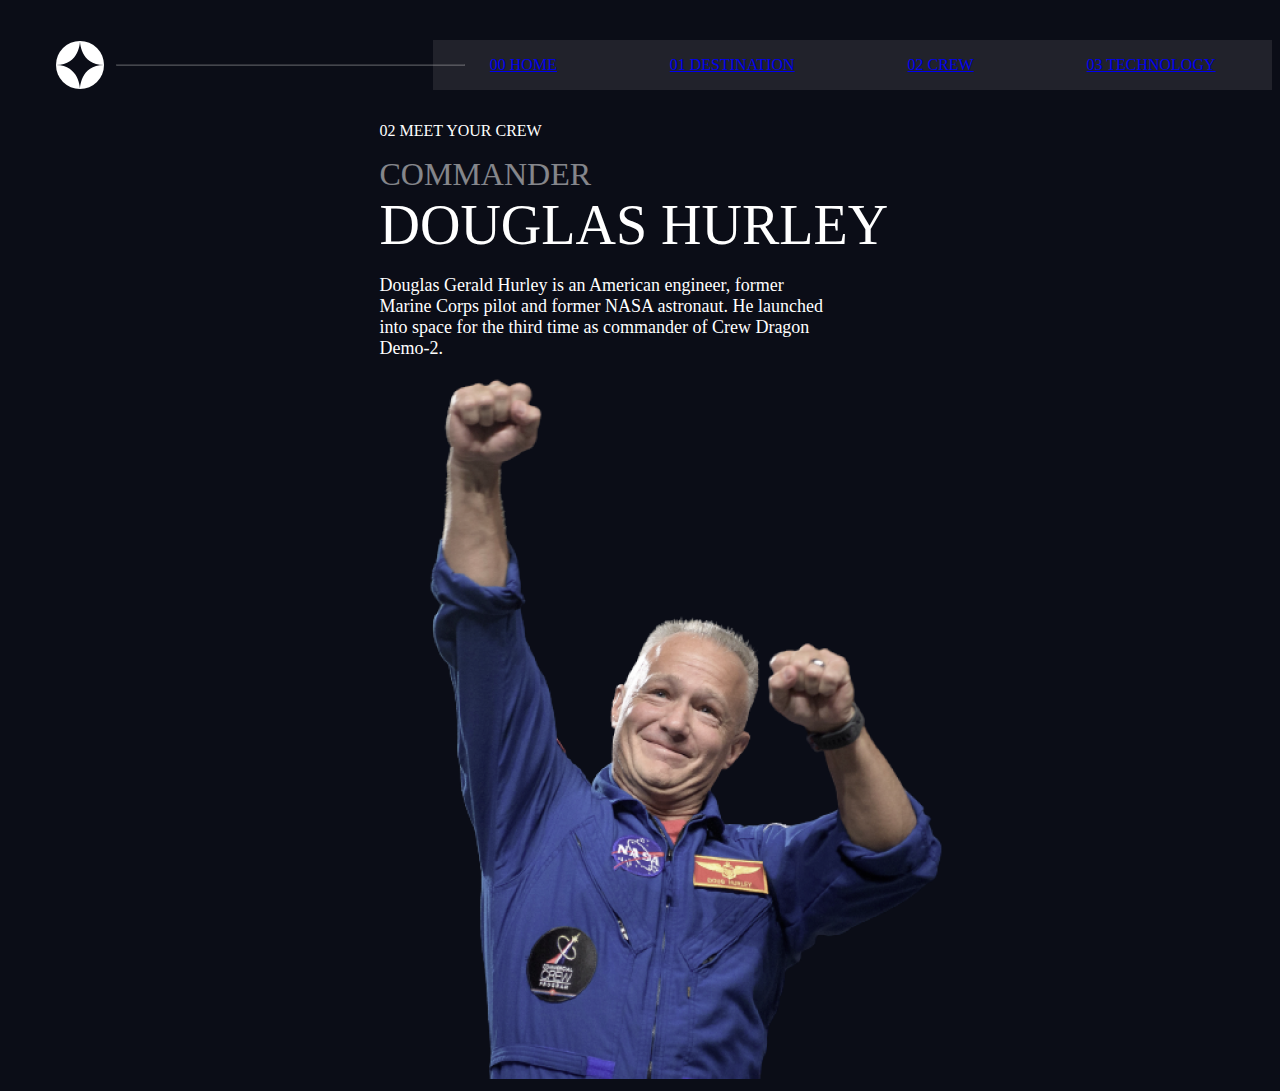
<file: crew.html>
<!DOCTYPE html>
<html lang="en">
  <head>
    <meta charset="UTF-8" />
    <meta name="viewport" content="width=device-width, initial-scale=1.0" />
    <title>Crew page</title>
    <link rel="stylesheet" href="crew.css" />
  </head>
  <body>
    <div class="crew-container">
      <nav class="navbar-container">
        <img src="images/Group 2 (1).svg" alt="logo" />
        <div class="line-navbar">
          <hr />
          <ul class="navbar-links">
            <li><a href="index.html">00 HOME</a></li>
            <li><a href="moon.html">01 DESTINATION</a></li>
            <li><a href="crew.html">02 CREW</a></li>
            <li><a href="tech.html">03 TECHNOLOGY</a></li>
          </ul>
        </div>
        <!--hamburger-->
        <button type="button" class="hamburger">
          <span></span><span></span><span></span>
        </button>
      </nav>

      <div class="major-content">
        <div class="mini-content">
          <p class="meet">02 MEET YOUR CREW</p>
          <div class="solution">
            <div class="minor-content">
              <p class="commander">COMMANDER</p>
              <p class="commander-name">DOUGLAS HURLEY</p>
              <p class="wordings">
                Douglas Gerald Hurley is an American engineer, former Marine
                Corps pilot and former NASA astronaut. He launched into space
                for the third time as commander of Crew Dragon Demo-2.
              </p>
            </div>

            <div class="commander-image">
              <img
                src="images/image-removebg-preview(289).png"
                alt="logo"
                class="image"
              />
            </div>
          </div>
        </div>
      </div>
    </div>
  </body>
</html>
</file>
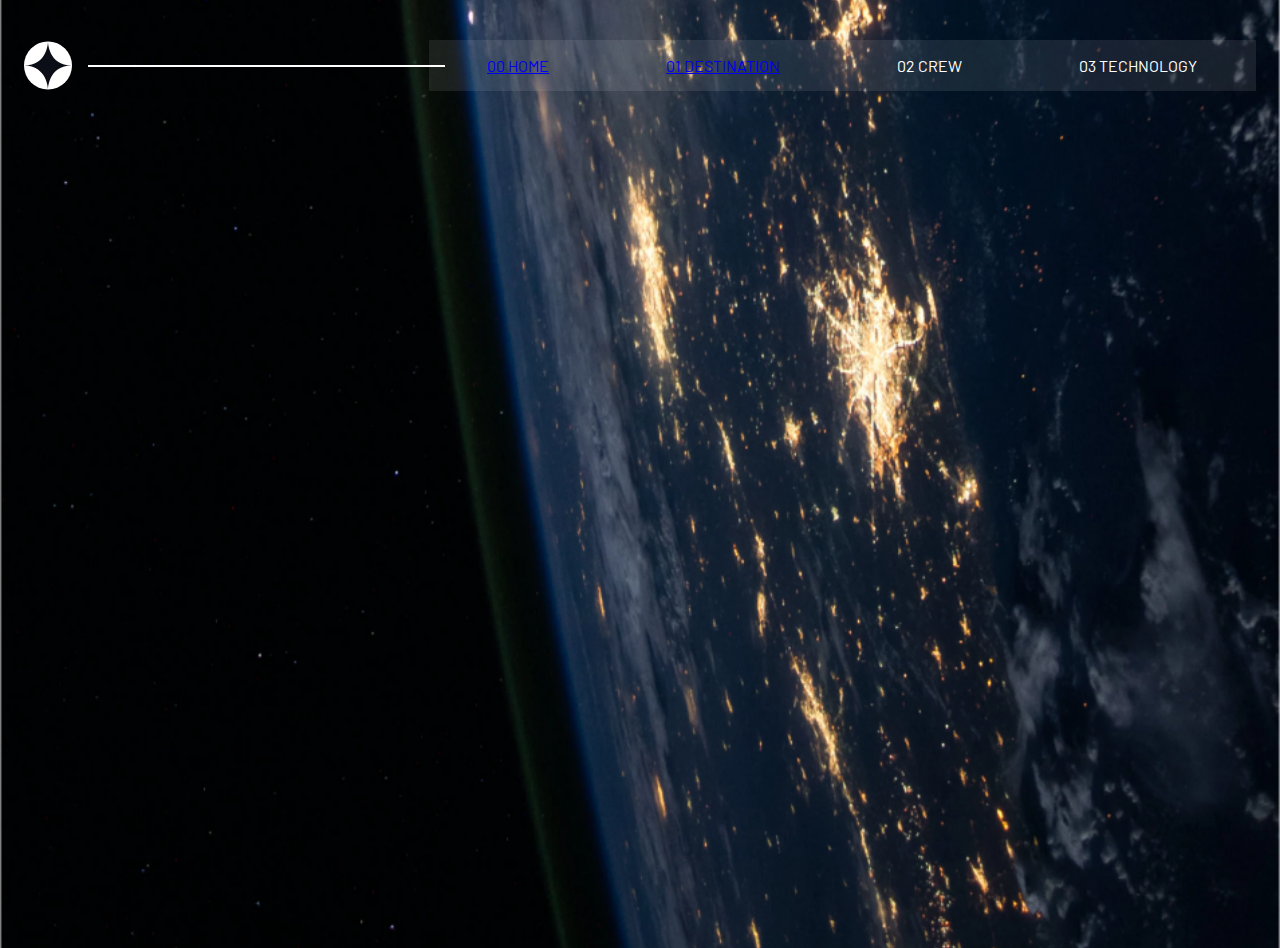
<file: homepage.html>
<!DOCTYPE html>
<html lang="en">
  <head>
    <meta charset="UTF-8" />
    <meta name="viewport" content="width=device-width, initial-scale=1.0" />
    <title>Home Page</title>
    <link rel="stylesheet" href="homepage.css" />
    <link rel="preconnect" href="https://fonts.googleapis.com" />
    <link rel="preconnect" href="https://fonts.gstatic.com" crossorigin />
    <link
      href="https://fonts.googleapis.com/css2?family=Barlow&display=swap"
      rel="stylesheet"
    />
  </head>

  <body class="homepage-container">
    <!-- <div class="nav-div">
      <img src="images/Group 2 (1).svg" />
      <div class="navbar-line">
        <hr />
        <nav class="navbar">
          <ul>
            <li><strong>00</strong> HOME</li>
            <li><strong>01</strong> DESTINATION</li>
            <li><strong>02</strong> CREW</li>
            <li><strong>03</strong> TECHNOLOGY</li>
          </ul>
        </nav>
      </div>
    </div>

    <div class="content">
      <div class="text">
        <p
          style="
            font-family: 'Lucida Sans', 'Lucida Sans Regular', 'Lucida Grande',
              'Lucida Sans Unicode', Geneva, Verdana, sans-serif;
            font-size: 28px;
            font-weight: 400;
            color: #d0d6f9;
          "
        >
          SO, YOU WANT TO TRAVEL TO
        </p>

        <p
          style="
            font-family: 'Times New Roman', Times, serif;
            font-size: 150px;
            font-weight: 400;
            width: 445px;
            height: 172px;
            margin-top: -10px;
          "
        >
          SPACE
        </p>

        <p
          style="
            width: 444px;
            height: 128px;
            margin-top: -120px;
            font-size: 18px;
            font-weight: 400;
            font-family: barlow;
            color: #d0d6f9;
          "
        >
          Let’s face it; if you want to go to space, you might as well genuinely
          go to outer space and not hover kind of on the edge of it. Well sit
          back, and relax because we’ll give you a truly out of this world
          experience!
        </p>
      </div>

      <button>EXPLORE</button>
    </div> -->

    <nav class="nav-container">
      <img src="images/Group 2 (1).svg" alt="logo" class="nav-logo" />
      <div class="nav-links-container">
        <hr />
        <ul class="nav-links-item">
          <li class="nav-link">
            <a href="/homepage.html">00 HOME</a>
          </li>
          <li class="nav-link">
            <a href="moon.html">01 DESTINATION</a>
          </li>
          <li class="nav-link">02 CREW</li>
          <li class="nav-link">03 TECHNOLOGY</li>
        </ul>
      </div>
      <!-- HAMBURGER -->
      <button type="button" class="hamburger">
        <span></span>
        <span></span>
        <span></span>
      </button>
    </nav>

    <div class=""></div>
  </body>
</html>
</file>
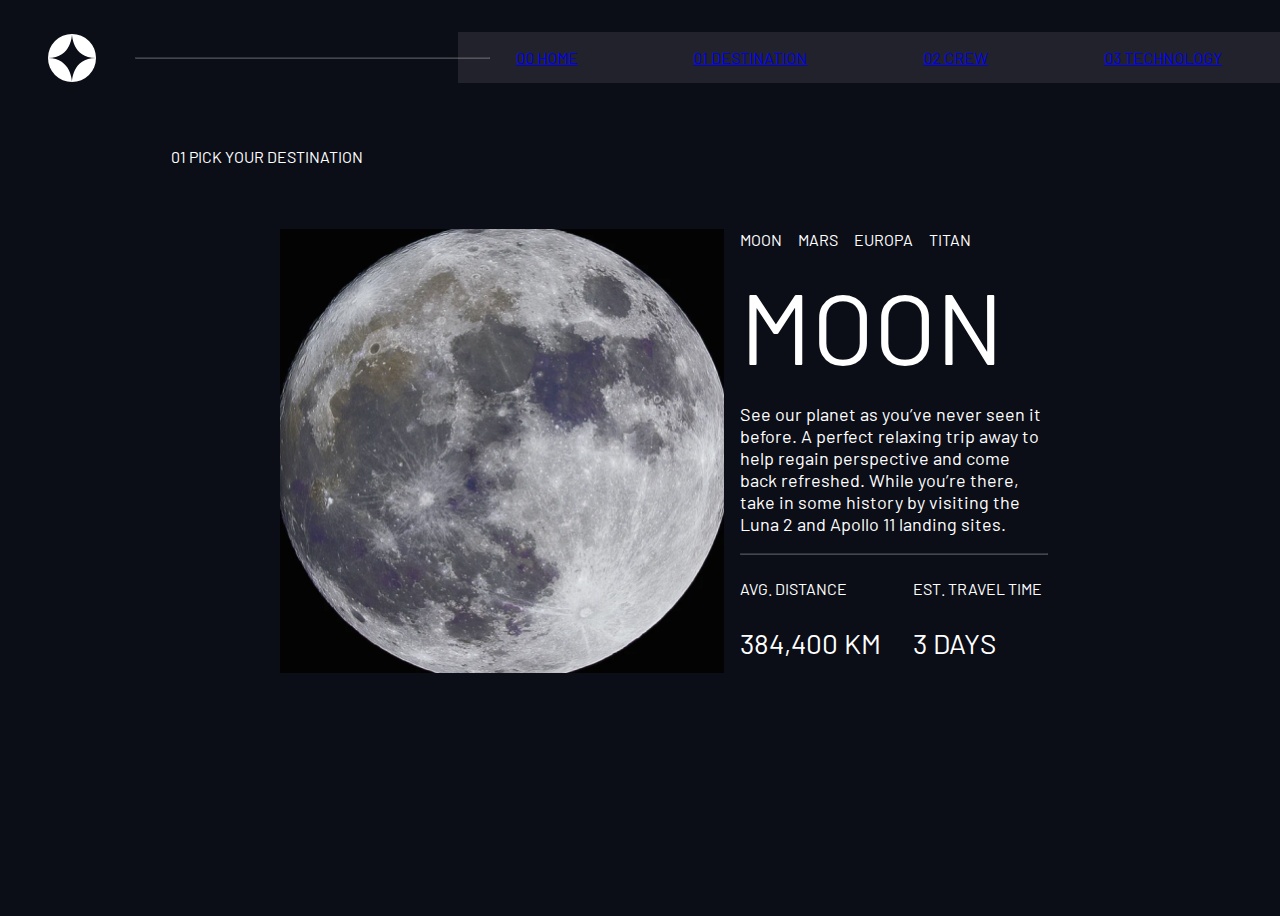
<file: moon.html>
<!DOCTYPE html>
<html lang="en">
  <head>
    <meta charset="UTF-8" />
    <meta name="viewport" content="width=device-width, initial-scale=1.0" />
    <title>moon page</title>
    <link rel="stylesheet" href="moon.css" />
    <link
      href="https://fonts.googleapis.com/css2?family=Barlow&display=swap"
      rel="stylesheet"
    />
  </head>
  <body>
    <div class="moonpage-container">
      <nav class="nav-container">
        <img src="images/Group 2 (1).svg" alt="logo" class="nav-logo" />
        <div class="nav-links-container">
          <hr />
          <ul class="nav-links-item">
            <li class="nav-link">
              <a href="index.html">00 HOME</a>
            </li>
            <li class="nav-link">
              <a href="moon.html">01 DESTINATION</a>
            </li>
            <li><a href="crew.html">02 CREW</a></li>
            <li class="nav-link">
              <a href="tech.html">03 TECHNOLOGY</a>
            </li>
          </ul>
        </div>
        <!--hamburger-->
        <button type="button" class="hamburger">
          <span></span>
          <span></span>
          <span></span>
        </button>
      </nav>

      <div class="major-content">
        <p>01 PICK YOUR DESTINATION</p>
        <div class="image-content-container">
          <img src="images/Moon.png" alt="moon" class="moon" />
          <div class="minor-content">
            <ul class="planet-nav">
              <li>MOON</li>
              <li>MARS</li>
              <li>EUROPA</li>
              <li>TITAN</li>
            </ul>
            <p class="moon-word">MOON</p>
            <p class="wordings">
              See our planet as you’ve never seen it before. A perfect relaxing
              trip away to help regain perspective and come back refreshed.
              While you’re there, take in some history by visiting the Luna 2
              and Apollo 11 landing sites.
            </p>
            <hr />
            <div class="distance-travel-time">
              <div>
                <p>AVG. DISTANCE</p>
                <p class="number">384,400 KM</p>
              </div>
              <div>
                <p>EST. TRAVEL TIME</p>
                <p class="number">3 DAYS</p>
              </div>
            </div>
          </div>
        </div>
      </div>
    </div>
  </body>
</html>
</file>
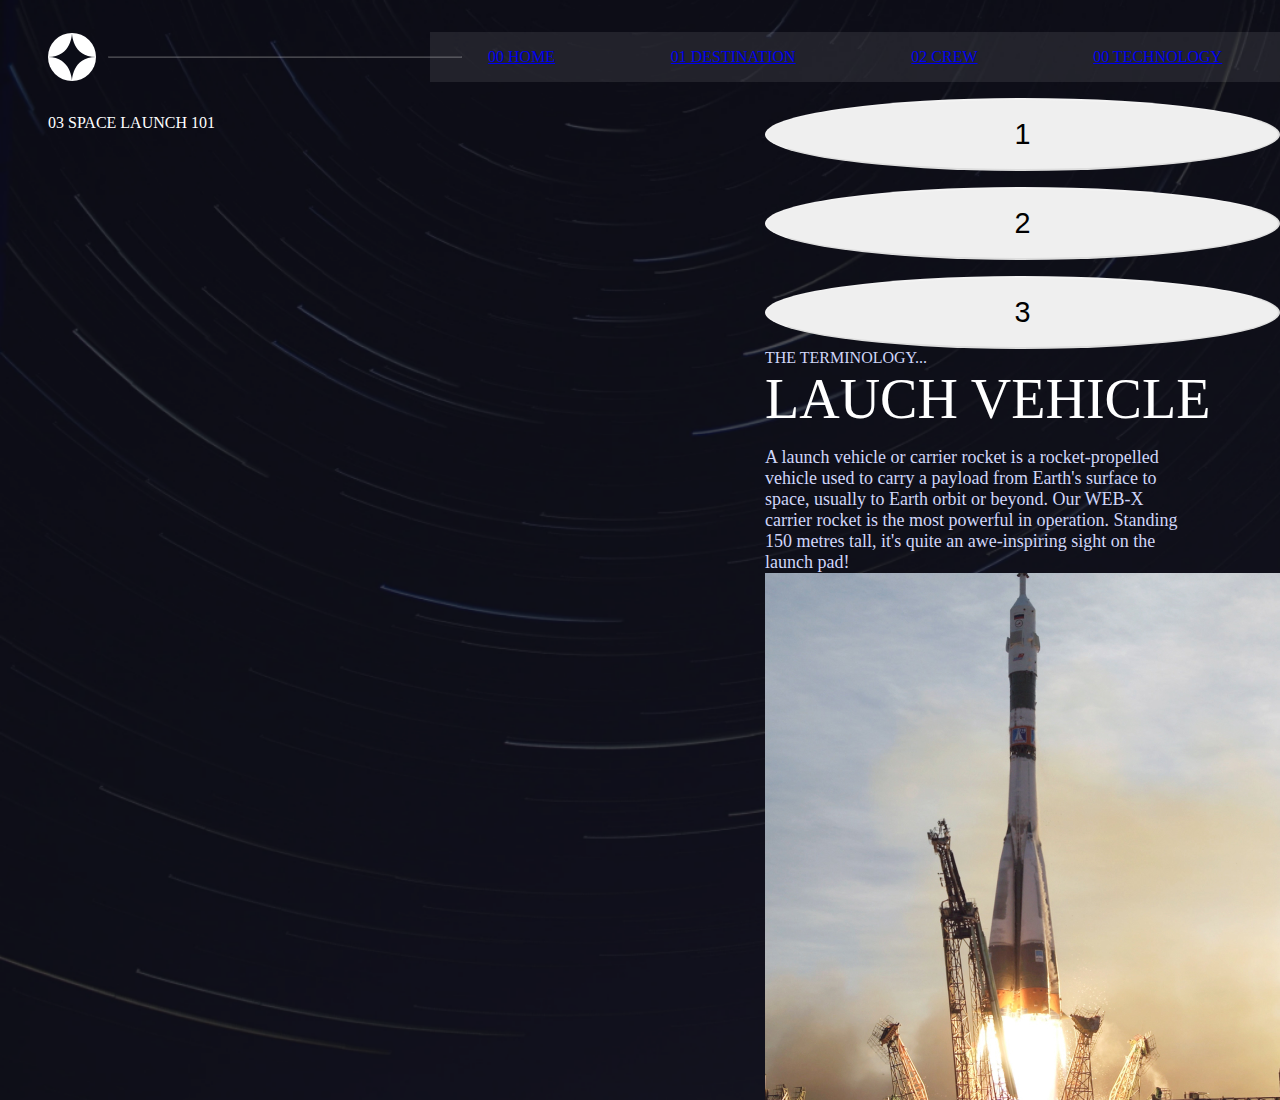
<file: tech.html>
<!DOCTYPE html>
<html lang="en">
  <head>
    <meta charset="UTF-8" />
    <meta name="viewport" content="width=device-width, initial-scale=1.0" />
    <title>Tech page</title>
    <link rel="stylesheet" href="tech.css" />
  </head>
  <body>
    <div class="tech-container">
      <nav class="navbar-container">
        <img src="images/Group 2 (1).svg" alt="logo" />
        <div class="line-navbar">
          <hr />
          <ul class="nav-links-container">
            <li><a href="index.html">00 HOME</a></li>
            <li><a href="index.html">01 DESTINATION</a></li>
            <li><a href="index.html">02 CREW</a></li>
            <li><a href="index.html">00 TECHNOLOGY</a></li>
          </ul>
        </div>
      </nav>

      <div class="major-content">
        <p>03 SPACE LAUNCH 101</p>
        <div class="buton-wordings-image-div">
          <div class="button">
            <button>1</button>
            <button>2</button>
            <button>3</button>
          </div>

          <div class="wordings">
            <p class="terminology">THE TERMINOLOGY...</p>
            <p class="launch">LAUCH VEHICLE</p>
            <p class="launch-story">
              A launch vehicle or carrier rocket is a rocket-propelled vehicle
              used to carry a payload from Earth's surface to space, usually to
              Earth orbit or beyond. Our WEB-X carrier rocket is the most
              powerful in operation. Standing 150 metres tall, it's quite an
              awe-inspiring sight on the launch pad!
            </p>
          </div>

          <div class="image">
            <img src="images/Bitmap (1).jpg" alt="logo" />
          </div>
        </div>
      </div>
    </div>
  </body>
</html>
</file>
<file: crew.css>
body {
  color: white;
  background-color: #0b0d17;
}
.crew-container {
  display: flex;
  flex-direction: column;
  min-height: 100vh;
  padding: 1rem 0 0 3rem;
}
.navbar-container {
  display: flex;
  justify-content: space-between;
  align-items: center;
}
.line-navbar {
  display: flex;
  flex-direction: row;
  justify-content: space-between;
  align-items: center;
  flex: 1;
}
.line-navbar hr {
  flex: 0.29;
  margin-right: -2rem;
  align-self: center;
  opacity: 25.15%;
}
.navbar-links {
  display: flex;
  justify-content: space-around;
  background-color: rgba(255, 255, 255, 0.09);
  list-style-type: none;
  flex: 0.7;
  padding: 1rem 0;
}
.hamburger {
  display: none;
  flex-direction: column;
  width: 100%;
  max-width: 3rem;
  gap: 0.5rem;
  background: none;
  outline: none;
  border: none;
  appearance: none;
  cursor: pointer;
}
.hamburger span {
  width: 100%;
  border: 1px solid white;
}
.major-content {
  flex: 1;
  /* border: 1px solid red; */
  display: flex;
  align-items: center;
  justify-content: space-around;
}
.mini-content {
  display: flex;
  flex-direction: column;
  justify-content: space-between;
  /* border: 1px solid gold; */
  min-height: 50vh;
}
.minor-content {
  /* border: 1px solid blueviolet; */
  display: flex;
  flex-direction: column;
  justify-content: flex-end;
}
.MEET {
  /* border: 1px solid rosybrown; */
  font-size: 28px;
}
.commander {
  font-size: 2rem;
  opacity: 50.15%;
  margin: 0;
}
.commander-name {
  font-size: 56px;
  margin: 0;
}
.wordings {
  /* border: 1px solid blueviolet; */
  font-size: 18px;
  max-width: 27.75rem;
}
.commander-image {
  align-self: flex-end;
}

@media screen and (max-width: 1024px) {
  .line-navbar hr {
    opacity: 0;
  }
  .major-content {
    flex-direction: column;
  }
  .crew-container {
    padding: 0;
  }
  .mini-content {
    justify-content: center;
    align-items: center;
    min-height: 0;
  }
  .minor-content {
    justify-content: center;
    align-items: center;
  }
  .commander {
    font-size: 24px;
  }
  .commander-name {
    font-size: 40px;
  }
  .wordings {
    font-size: 1rem;
    text-align: center;
  }
  .commander-image {
    align-self: center;
  }
}

@media screen and (max-width: 768px) {
  .crew-container {
    margin: 0;
    min-height: 85vh;
  }
  .navbar-container {
    align-items: center;
    justify-content: center;
  }
  .hamburger {
    display: flex;
  }
  .hamburger span {
    display: block;
  }
  .line-navbar {
    opacity: 0;
  }

  .major-content {
    justify-content: center;
  }
  .meet {
    font-size: 1rem;
  }
  .solution {
    display: flex;
    flex-direction: column-reverse;
  }
  .commander {
    font-size: 1rem;
  }
  .commander-name {
    font-size: 24px;
  }
  .wordings {
    max-width: 20.5rem;
  }
  .commander-image {
    border-bottom: 1px solid rgba(255, 255, 255, 0.3);
  }
  .image {
    max-width: 20.5rem;
    max-height: 14rem;
    margin-bottom: -5px;
  }
}
</file>
<file: homepage.css>
.homepage-container {
  color: white;
  font-family: "Barlow", sans-serif;
  background-image: url("images/Bitmap.png");
  background-size: cover;
  background-repeat: no-repeat;
  background-position: center;
  min-height: 100vh;
  padding: 1rem;
}
.nav-container {
  display: flex;
  flex-direction: row;
  align-items: stretch;
  justify-content: space-between;
  width: 100%;
  min-height: 3rem;
  gap: 1rem;
}
.nav-links-container {
  display: flex;
  flex-direction: row;
  align-items: stretch;
  justify-content: space-between;
  gap: 1rem;
  flex: 1;
}
.nav-links-container hr {
  border: 1px solid white;
  align-self: center;
  flex: 0.3;
  margin-right: -2rem;
}
.nav-links-item {
  display: flex;
  flex-direction: row;
  align-items: stretch;
  flex: 0.7;
  padding: 1rem 0;
  align-items: center;
  justify-content: space-around;
  list-style-type: none;
  max-width: 830px;
  background-color: rgba(255, 255, 255, 0.09);
}

.hamburger {
  display: none;
  flex-direction: column;
  gap: 0.5rem;
  width: 100%;
  max-width: 3rem;
  background: none;
  outline: none;
  appearance: none;
  border: none;
  cursor: pointer;
}

.hamburger span {
  width: 100%;
  border: 1px solid white;
}

@media screen and (max-width: 768px) {
  .nav-container {
    align-items: center;
  }
  .nav-links-container {
    display: none;
  }

  .hamburger {
    display: flex;
  }
  .hamburger span {
    display: block;
  }
}
</file>
<file: moon.css>
body {
  padding: 0;
  margin: 0;
  background-color: #0b0d17;
  box-sizing: border-box;
}
.moonpage-container {
  color: white;
  font-family: "Barlow", sans-serif;
  min-height: 100vh;
  padding: 1rem 0 0 3rem;
}
.nav-container {
  /* border: 1px solid red; */
  display: flex;
  flex-direction: row;
  align-items: center;
  justify-content: space-between;
  width: 100%;
  min-height: 3rem;
  gap: 1rem;
}
.nav-links-container {
  display: flex;
  flex-direction: row;
  align-items: stretch;
  justify-content: space-between;
  flex: 0.98;
  /* gap: 1rem; */
}
.nav-links-container hr {
  align-self: center;
  flex: 0.3;
  opacity: 25%;
  margin-right: -2rem;
}
.nav-links-item {
  display: flex;
  flex-direction: row;
  align-items: stretch;
  justify-content: space-around;
  list-style-type: none;
  padding: 1rem 0;
  flex: 0.7;
  background-color: rgba(255, 255, 255, 0.09);
}
.hamburger {
  display: none;
  flex-direction: column;
  gap: 0.5rem;
  width: 100%;
  max-width: 3rem;
  background: none;
  outline: none;
  appearance: none;
  border: none;
  cursor: pointer;
}

.hamburger span {
  width: 100%;
  border: 1px solid white;
}

.major-content {
  width: 100%;
  max-width: 80%;
  margin: 3rem auto;
  /* border: 1px solid yellow; */
}
.image-content-container {
  display: flex;
  justify-content: space-between;
  align-items: center;
  gap: 1rem;
  flex-wrap: wrap;
  /* border: 1px solid violet; */
  width: 100%;
  max-width: 78%;
  margin: 3rem auto;
}

.moon {
  width: 100%;
  max-width: 27.8rem;
  margin: auto;
}
.minor-content {
  /* border: 1px solid blue; */
  width: 100%;
  margin: auto;
  max-width: 27.8rem;
}
.moon-word {
  /* border: 1px solid blue; */
  width: 100%;
  margin: 0;
  font-size: 6.25rem;
}
.planet-nav {
  /* border: 1px solid green; */
  display: flex;
  flex-direction: row;
  list-style-type: none;
  width: 100%;
  max-width: 17.8rem;
  gap: 1rem;
  padding: 0;
}

/* .planet-nav li {
  border: 1px solid red;
} */
.wordings {
  /* border: 1px solid gold; */
  width: 100%;
  max-width: 27.75rem;
  font-size: 18px;
}
.minor-content hr {
  opacity: 25.15%;
  align-self: center;
}
.distance-travel-time {
  display: flex;
  flex-direction: row;
  gap: 2rem;
}
.number {
  font-size: 28px;
}
@media screen and (max-width: 1515px) {
  .image-content-container {
    flex-wrap: nowrap;
  }
}

@media screen and (max-width: 1024px) {
  .nav-container {
    align-items: center;
  }
  .nav-links {
    font-size: 14px;
  }

  .image-content-container {
    flex-direction: column;
    align-items: center;
    max-width: 100%;
  }

  .planet-nav {
    align-items: center;
    justify-content: center;
    max-width: 100%;
  }

  .moon-word {
    font-size: 5rem;
  }
  .wordings {
    font-size: 1rem;
  }
  .moon {
    max-width: 18.75rem;
  }
  .minor-content {
    text-align: center;
  }

  .distance-travel-time {
    justify-content: space-around;
  }
}

@media screen and (max-width: 767px) {
  .moonpage-container {
    padding: 1rem 10px 0 10px;
  }

  .nav-links-container {
    display: none;
  }
  .moon {
    max-width: 150px;
  }

  .distance-travel-time {
    flex-direction: column;
    gap: 0.5rem;
  }
  .planet-nav {
    max-width: 100%;
  }
  .hamburger {
    display: flex;
  }
  .hamburger span {
    display: block;
  }
}
</file>
<file: tech.css>
body {
  background-color: #0b0d17;
  background-image: url(images/Bitmap\ 2.png);
  background-size: cover;
  color: white;
  margin: 0;
}
.tech-container {
  display: flex;
  flex-direction: column;
  justify-content: space-between;
  min-height: 100vh;
  padding: 1rem 0 0 3rem;
}

.navbar-container {
  display: flex;
  flex-direction: row;
  justify-content: space-between;
  align-content: center;
}
.line-navbar {
  display: flex;
  flex-direction: row;
  flex: 1;
}
.nav-links-container {
  display: flex;
  justify-content: space-around;
  align-items: stretch;
  flex: 0.7;
  padding: 1rem 0;
  list-style-type: none;
  background-color: rgba(255, 255, 255, 0.09);
}
.line-navbar hr {
  flex: 0.29;
  align-self: center;
  margin-right: -2rem;
  opacity: 25.15%;
}
.major-content {
  display: flex;
  justify-content: space-between;
}
.launch-number {
  font-size: 28px;
  margin: 0;
  padding-left: 5rem;
}
.buton-wordings {
  display: flex;
  align-items: center;
  max-width: 100%;
  gap: 3rem;
}
.image {
  display: flex;
  justify-items: flex-end;
}
.button {
  display: flex;
  flex-direction: column;
  /* justify-content: end; */
  gap: 1rem;
}
.button button {
  padding: 18px 25px;
  border-radius: 100%;
  border-color: rgba(255, 255, 255, 0.25);
  font-size: 1.8rem;
}
.spec-but {
  background-color: #0b0d17;
  color: white;
}
.wordings {
  display: flex;
  flex-direction: column;
  justify-content: space-between;
  max-height: 14rem;
}
.terminology {
  color: #d0d6f9;
  font-size: 1rem;
  margin: 0;
}
.launch {
  font-size: 56px;
  margin: 0;
}
.launch-story {
  color: #d0d6f9;
  font-size: 18px;
  margin: 1rem 0 0 0;
  width: 100%;
  max-width: 26.8rem;
}
.hamburger {
  display: none;
  flex-direction: column;
  gap: 0.5rem;
  width: 100%;
  max-width: 3rem;
  background: none;
  outline: none;
  appearance: none;
  border: none;
  cursor: pointer;
}

.hamburger span {
  width: 100%;
  border: 1px solid white;
}

@media screen and (max-width: 1024px) {
  .tech-container {
    margin: 0;
    padding: 0;
  }
  .navbar-container {
    padding-left: 2.2rem;
  }
  .line-navbar hr {
    opacity: 0;
  }
  .nav-links-container li {
    font-size: 14px;
  }
  .major-content {
    flex-direction: column-reverse;
  }
  .image-image {
    width: 100vw;
    height: 45vh;
  }
  .buton-wordings {
    flex-direction: column;
  }
  .button {
    padding-top: 2rem;
    flex-direction: row;
  }
  .wordings {
    text-align: center;
    align-items: center;
  }
  .launch {
    font-size: 40px;
  }
  .launch-story {
    font-size: 1rem;
  }
  .launch-number {
    font-size: 20px;
    margin: 0;
    padding-left: 2rem;
  }
}
@media screen and (max-width: 767px) {
  .nav-links-container {
    opacity: 0;
  }
  .hamburger {
    display: flex;
    justify-content: center;
  }
  .hamburger span {
    display: block;
  }
  .image-image {
    height: 30vh;
  }
  .button button {
    font-size: 1rem;
  }
  .spec-but {
    font-size: 1rem;
  }
  .terminology {
    font-size: 14px;
  }
  .launch {
    font-size: 24px;
  }
  .launch-story {
    font-size: 15px;
    max-width: 20.4rem;
  }
  .launch-number {
    font-size: 1rem;
    text-align: center;
    padding-bottom: 1rem;
  }
}
</file>
